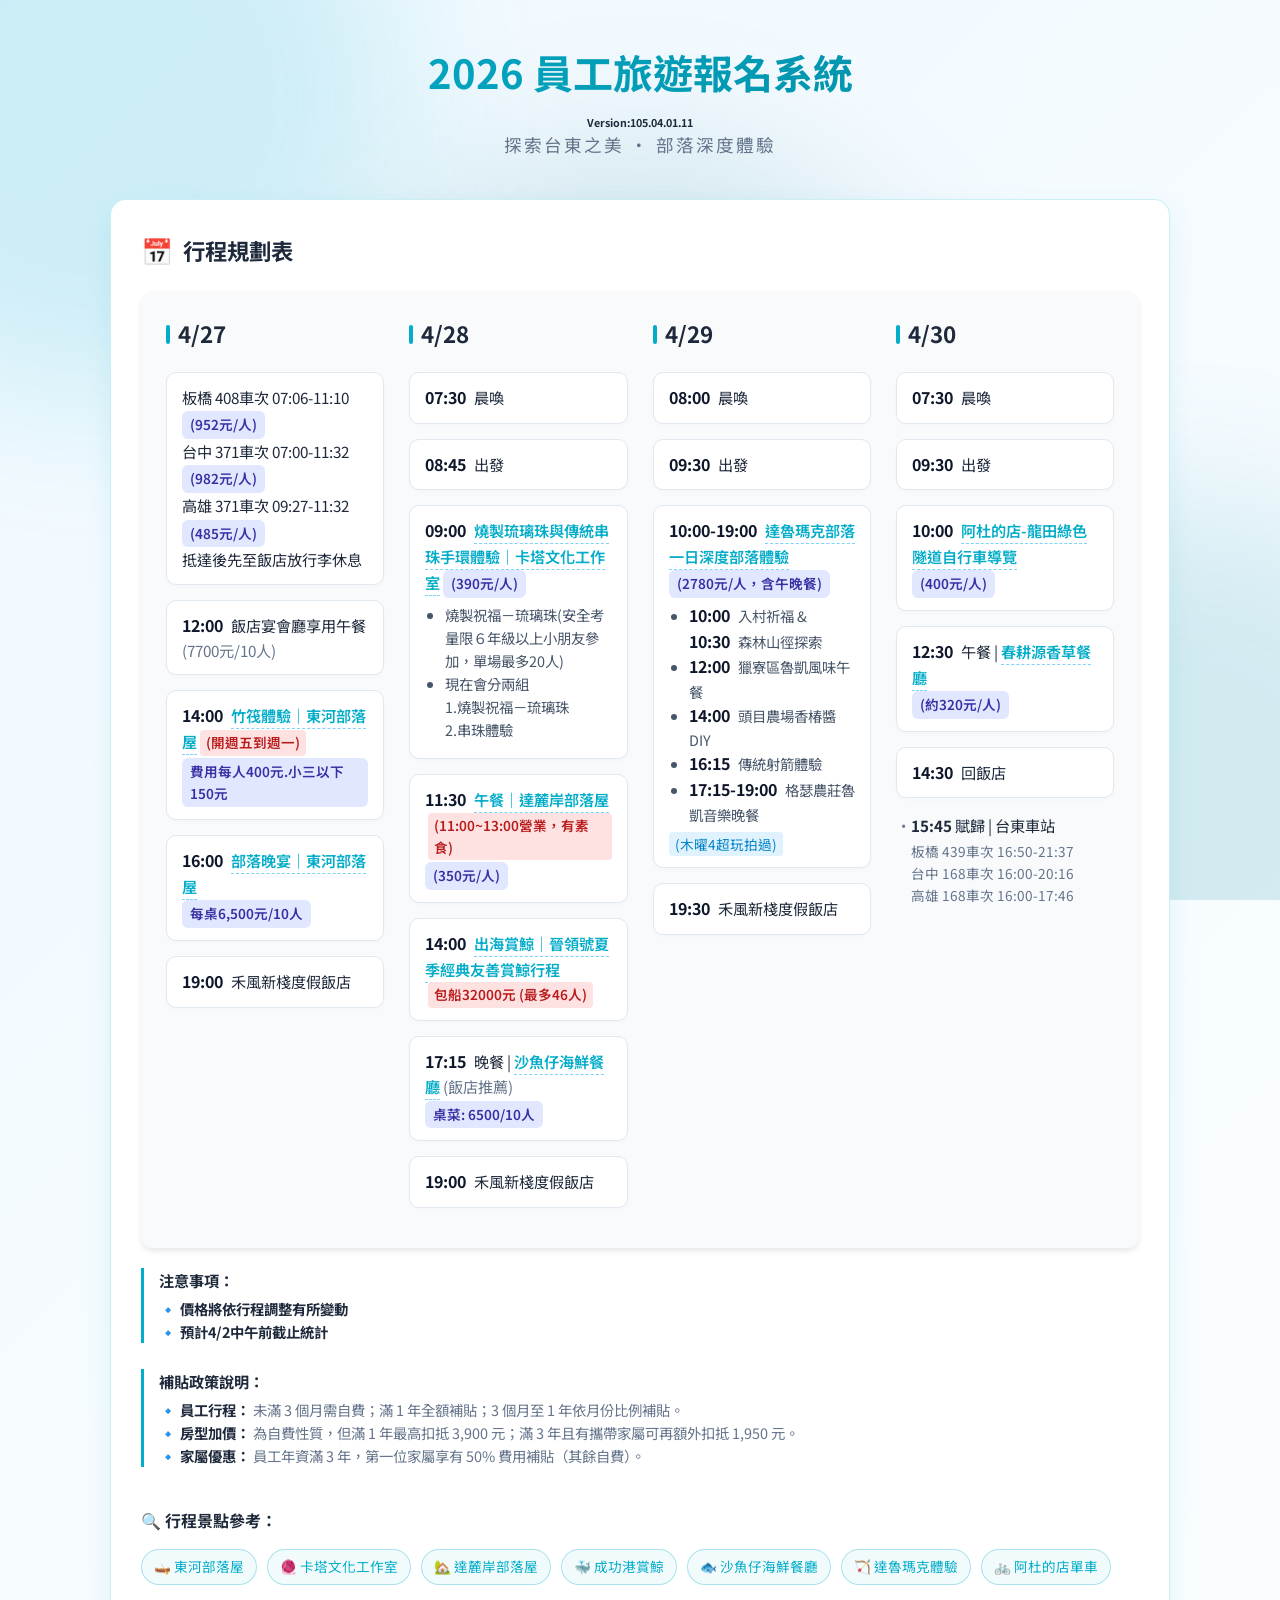
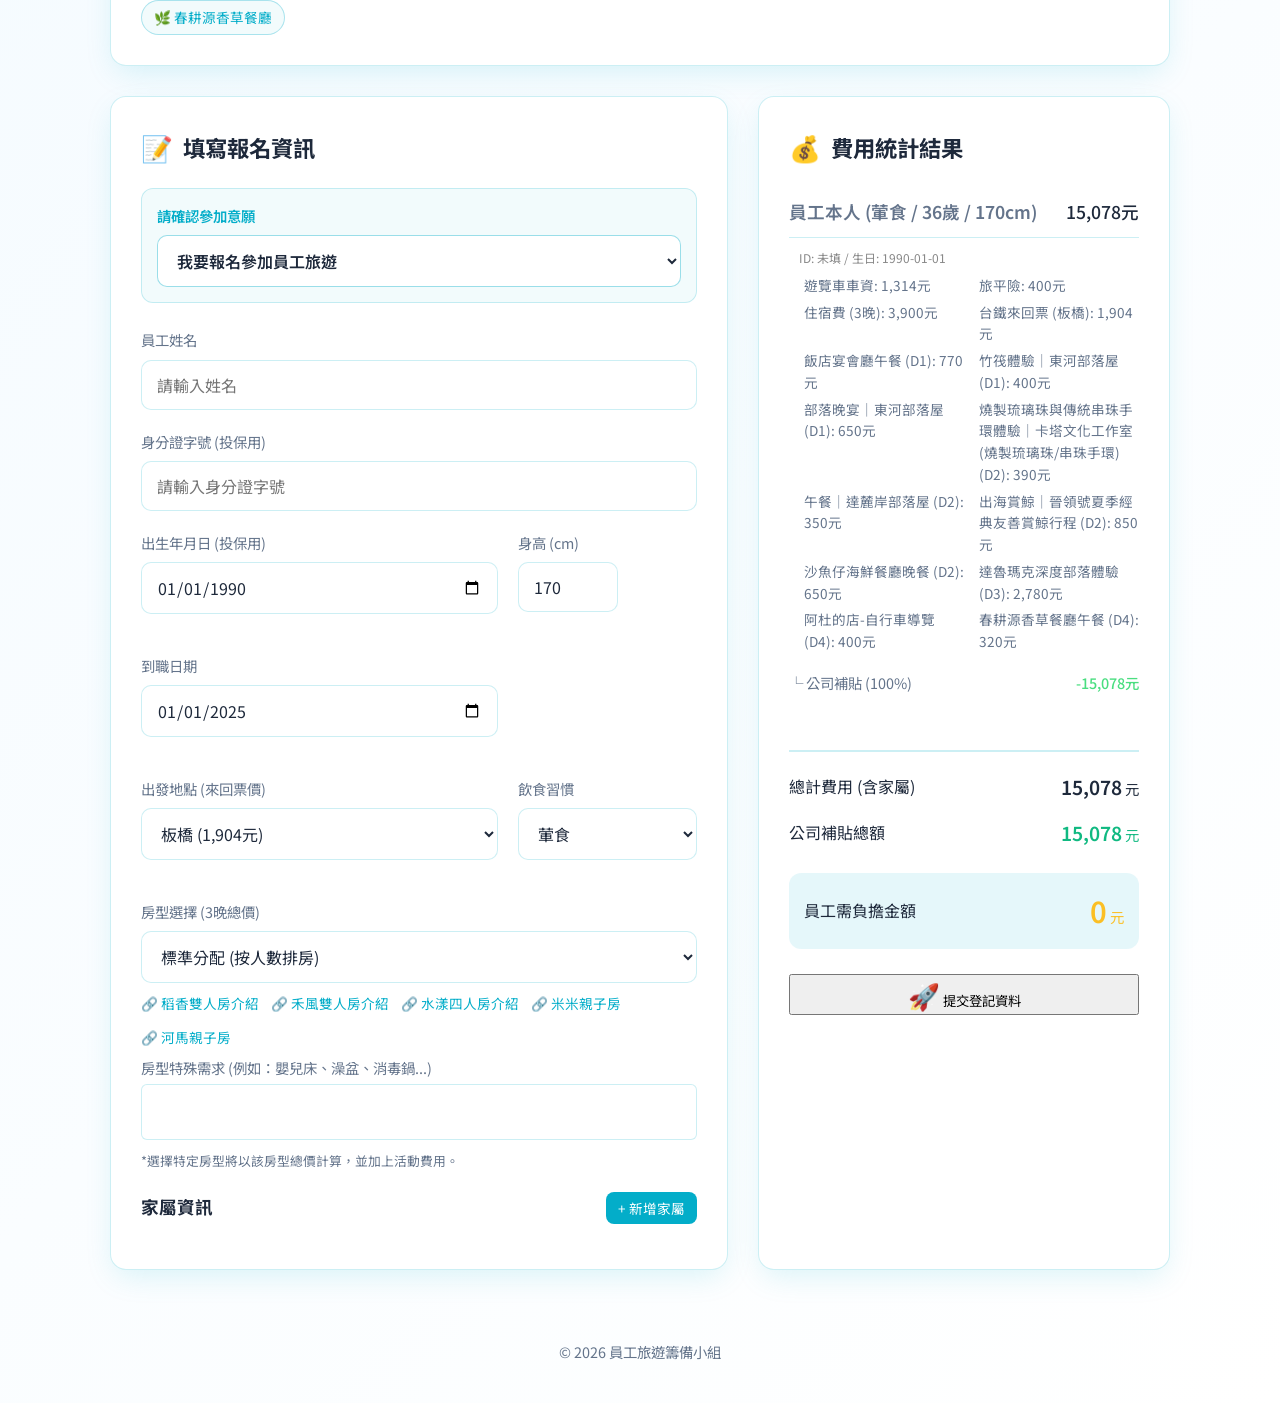
<file: index.html>
<!DOCTYPE html>
<html lang="zh-TW">

<head>
    <meta charset="UTF-8">
    <meta name="viewport" content="width=device-width, initial-scale=1.0">
    <title>2026 員工旅遊報名與費用統計</title>
    <link rel="preconnect" href="https://fonts.googleapis.com">
    <link rel="preconnect" href="https://fonts.gstatic.com" crossorigin>
    <link href="https://fonts.googleapis.com/css2?family=Noto+Sans+TC:wght@300;400;500;700&display=swap"
        rel="stylesheet">
    <link rel="stylesheet" href="style.css">
</head>

<body>
    <div class="background-blobs">
        <div class="blob blob-1"></div>
        <div class="blob blob-2"></div>
        <div class="blob blob-3"></div>
    </div>

    <main class="container">
        <header class="header">
            <h1>2026 員工旅遊報名系統</h1>
            <h6>Version:105.04.01.11</h6>
            <p class="subtitle">探索台東之美 • 部落深度體驗</p>
        </header>

        <section class="itinerary-section card">
            <h2><span class="icon">📅</span> 行程規劃表</h2>
            <div class="itinerary-text-layout">
                <div class="itinerary-grid">
                    <!-- 4/27 -->
                    <div class="day-col">
                        <h4>4/27</h4>
                        <div class="schedule-item">板橋 408車次 07:06-11:10 <span class="price-bg">(952元/人)</span><br>台中
                            371車次 07:00-11:32 <span class="price-bg">(982元/人)</span><br>高雄 371車次 09:27-11:32 <span
                                class="price-bg">(485元/人)</span><br>抵達後先至飯店放行李休息</div>
                        <div class="schedule-item"><strong>12:00</strong> 飯店宴會廳享用午餐 <br><span
                                class="muted">(7700元/10人)</span></div>
                        <div class="schedule-item"><strong>14:00</strong> <a
                                href="https://www.jsimplelife.com/taitung-attractions201203-jamie/" target="_blank"
                                class="sched-link">竹筏體驗｜東河部落屋</a><span class="highlight-red">(開週五到週一)</span><br><span
                                class="price-bg">費用每人400元.小三以下150元</span></div>
                        <div class="schedule-item"><strong>16:00</strong> <a
                                href="https://www.jsimplelife.com/taitung-attractions201203-jamie/" target="_blank"
                                class="sched-link">部落晚宴｜東河部落屋</a><br><span class="price-bg">每桌6,500元/10人</span></div>
                        <div class="schedule-item"><strong>19:00</strong> 禾風新棧度假飯店</div>
                    </div>
                    <!-- 4/28 -->
                    <div class="day-col">
                        <h4>4/28</h4>
                        <div class="schedule-item"><strong>07:30</strong> 晨喚</div>
                        <div class="schedule-item"><strong>08:45</strong> 出發</div>
                        <div class="schedule-item"><strong>09:00</strong>
                            <a href="https://izzychou.com/atabeads/" target="_blank"
                                class="sched-link">燒製琉璃珠與傳統串珠手環體驗｜卡塔文化工作室</a>
                            <span class="price-bg">(390元/人)</span>
                            <ul style="margin: 5px 0 5px 20px; font-size: 0.9rem; color: #475569;">
                                <li>燒製祝福－琉璃珠(安全考量限６年級以上小朋友參加，單場最多20人)</li>
                                <li>現在會分兩組<br>1.燒製祝福－琉璃珠<br>2.串珠體驗</li>
                            </ul>
                        </div>
                        <div class="schedule-item"><strong>11:30</strong> <a href="https://tenjo.tw/dalouang/"
                                target="_blank" class="sched-link">午餐｜達麓岸部落屋</a><br><span
                                class="highlight-red">(11:00~13:00營業，有素食)</span> <span class="price-bg">(350元/人)</span>
                        </div>
                        <div class="schedule-item"><strong>14:00</strong> <a
                                href="https://www.jacreative.com.tw/TravelinChenggong/category_edit.php?id=36&type=2"
                                target="_blank" class="sched-link">出海賞鯨｜晉領號夏季經典友善賞鯨行程</a><br><span
                                class="highlight-red">包船32000元
                                (最多46人)</span></div>
                        <div class="schedule-item"><strong>17:15</strong> 晚餐 | <a href="https://dongwa.tw/babyshark/"
                                target="_blank" class="sched-link">沙魚仔海鮮餐廳</a> <span
                                class="muted">(飯店推薦)</span><br><span class="price-bg">桌菜: 6500/10人</span></div>
                        <div class="schedule-item"><strong>19:00</strong> 禾風新棧度假飯店</div>
                    </div>
                    <!-- 4/29 -->
                    <div class="day-col">
                        <h4>4/29</h4>
                        <div class="schedule-item"><strong>08:00</strong> 晨喚</div>
                        <div class="schedule-item"><strong>09:30</strong> 出發</div>
                        <div class="schedule-item"><strong>10:00-19:00</strong> <a
                                href="https://ilrataromak.com/%e9%81%94%e9%ad%af%e7%91%aa%e5%85%8btaromak%ef%bd%9c%e5%b0%84%e7%ae%ad%e9%ab%94%e9%a9%97%ef%bd%9c%e9%a3%9f%e8%be%b2%e6%95%99%e8%82%b2%ef%bd%9c%e3%84%a7%e6%97%a5%e9%ab%94%e9%a9%97/"
                                target="_blank" class="sched-link">達魯瑪克部落一日深度部落體驗</a><br><span
                                class="price-bg">(2780元/人，含午晚餐)</span><br>
                            <ul style="margin: 5px 0 5px 20px; font-size: 0.9rem; color: #475569;">
                                <li><strong>10:00</strong> 入村祈福 &amp; <strong>10:30</strong> 森林山徑探索</li>
                                <li><strong>12:00</strong> 獵寮區魯凱風味午餐</li>
                                <li><strong>14:00</strong> 頭目農場香椿醬 DIY</li>
                                <li><strong>16:15</strong> 傳統射箭體驗</li>
                                <li><strong>17:15-19:00</strong> 格瑟農莊魯凱音樂晚餐</li>
                            </ul>
                            <span class="sched-tag">(木曜4超玩拍過)</span>
                        </div>
                        <div class="schedule-item"><strong>19:30</strong> 禾風新棧度假飯店</div>
                    </div>
                    <!-- 4/30 -->
                    <div class="day-col">
                        <h4>4/30</h4>
                        <div class="schedule-item"><strong>07:30</strong> 晨喚</div>
                        <div class="schedule-item"><strong>09:30</strong> 出發</div>
                        <div class="schedule-item"><strong>10:00</strong> <a
                                href="https://lyes.tw/adubicycle-%E9%98%BF%E5%BA%A6%E7%9A%84%E5%BA%97/" target="_blank"
                                class="sched-link">阿杜的店-龍田綠色隧道自行車導覽</a> <span class="price-bg">(400元/人)</span></div>
                        <div class="schedule-item"><strong>12:30</strong> 午餐 | <a
                                href="https://www.instagram.com/reel/DTwc8Snkz26/" target="_blank"
                                class="sched-link">春耕源香草餐廳</a><br><span class="price-bg">(約320元/人)</span></div>
                        <div class="schedule-item"><strong>14:30</strong> 回飯店</div>
                        <ul class="schedule-list">
                            <li><strong>15:45</strong> 賦歸 | 台東車站<br>
                                <span class="muted">板橋 439車次 16:50-21:37<br>台中 168車次 16:00-20:16<br>高雄 168車次
                                    16:00-17:46</span>
                            </li>
                        </ul>
                    </div>
                </div>
            </div>
            <div class="itinerary-notes">
                <p><strong>注意事項：</strong></p>
                <ul style="list-style-type: none; padding-left: 0; margin-top: 5px; font-size: 0.9rem;">
                    <li>🔹 <strong>價格將依行程調整有所變動</strong></li>
                    <li>🔹 <strong>預計4/2中午前截止統計</strong></li>
                </ul>
            </div>
            <br>
            <div class="itinerary-notes">
                <p><strong>補貼政策說明：</strong></p>
                <ul style="list-style-type: none; padding-left: 0; margin-top: 5px; font-size: 0.9rem;">
                    <li>🔹 <strong>員工行程：</strong> 未滿 3 個月需自費；滿 1 年全額補貼；3 個月至 1 年依月份比例補貼。</li>
                    <li>🔹 <strong>房型加價：</strong> 為自費性質，但滿 1 年最高扣抵 3,900 元；滿 3 年且有攜帶家屬可再額外扣抵 1,950 元。</li>
                    <li>🔹 <strong>家屬優惠：</strong> 員工年資滿 3 年，第一位家屬享有 50% 費用補貼（其餘自費）。</li>
                </ul>
            </div>
            <div class="itinerary-links"
                style="margin-top: 20px; padding-top: 20px; border-top: 1px solid rgba(255,255,255,0.1);">
                <p style="margin-bottom: 10px;"><strong>🔍 行程景點參考：</strong></p>
                <div style="display: flex; gap: 10px; flex-wrap: wrap;">
                    <a href="https://www.jsimplelife.com/taitung-attractions201203-jamie/" target="_blank"
                        class="link-tag">🛶 東河部落屋</a>
                    <a href="https://izzychou.com/atabeads/" target="_blank" class="link-tag">🧶 卡塔文化工作室</a>
                    <a href="https://tenjo.tw/dalouang/" target="_blank" class="link-tag">🏡 達麓岸部落屋</a>
                    <a href="https://www.jacreative.com.tw/TravelinChenggong/category_edit.php?id=36&type=2"
                        target="_blank" class="link-tag">🐳 成功港賞鯨</a>
                    <a href="https://dongwa.tw/babyshark/" target="_blank" class="link-tag">🐟 沙魚仔海鮮餐廳</a>
                    <a href="https://ilrataromak.com/%e9%81%94%e9%ad%af%e7%91%aa%e5%85%8btaromak%ef%bd%9c%e5%b0%84%e7%ae%ad%e9%ab%94%e9%a9%97%ef%bd%9c%e9%a3%9f%e8%be%b2%e6%95%99%e8%82%b2%ef%bd%9c%e3%84%a7%e6%97%a5%e9%ab%94%e9%a9%97/"
                        target="_blank" class="link-tag">🏹 達魯瑪克體驗</a>
                    <a href="https://lyes.tw/adubicycle-%E9%98%BF%E5%BA%A6%E7%9A%84%E5%BA%97/" target="_blank"
                        class="link-tag">🚲 阿杜的店單車</a>
                    <a href="https://www.instagram.com/reel/DTwc8Snkz26/" target="_blank" class="link-tag">🌿
                        春耕源香草餐廳</a>
                </div>
            </div>
            </div>
        </section>

        <div class="grid-layout">
            <section class="form-section card">
                <h2><span class="icon">📝</span> 填寫報名資訊</h2>
                <form id="registrationForm">
                    <div class="form-group"
                        style="background: rgba(3, 173, 201, 0.05); padding: 15px; border-radius: 12px; margin-bottom: 25px; border: 1px solid rgba(3, 173, 201, 0.2);">
                        <label for="participationStatus" style="font-weight: 600; color: #03adc9;">請確認參加意願</label>
                        <select id="participationStatus"
                            style="border-color: rgba(3, 173, 201, 0.4); font-weight: 600;">
                            <option value="participate">我要報名參加員工旅遊</option>
                            <option value="work">不參加此次員工旅遊，選擇上班</option>
                        </select>
                    </div>

                    <div class="form-group">
                        <label for="empName">員工姓名</label>
                        <input type="text" id="empName" placeholder="請輸入姓名" required>
                    </div>

                    <div id="travelDetails">
                        <div class="form-group">
                            <label for="empID">身分證字號 (投保用)</label>
                            <input type="text" id="empID" placeholder="請輸入身分證字號" required>
                        </div>

                        <div class="form-row">
                            <div class="form-group">
                                <label for="empBirthday">出生年月日 (投保用)</label>
                                <input type="date" id="empBirthday" value="1990-01-01" required>
                            </div>
                            <div class="form-group" style="max-width: 100px;">
                                <label for="empHeight">身高 (cm)</label>
                                <input type="number" id="empHeight" value="170" required>
                            </div>
                            <div class="form-group">
                                <label for="joinDate">到職日期</label>
                                <input type="date" id="joinDate" value="2025-01-01" required>
                            </div>
                        </div>

                        <div class="form-row">
                            <div class="form-group">
                                <label for="departure">出發地點 (來回票價)</label>
                                <select id="departure">
                                    <option value="板橋">板橋 (1,904元)</option>
                                    <option value="台中">台中 (1,964元)</option>
                                    <option value="高雄">高雄 (970元)</option>
                                </select>
                            </div>
                            <div class="form-group">
                                <label for="empDiet">飲食習慣</label>
                                <select id="empDiet">
                                    <option value="葷食">葷食 </option>
                                    <option value="素食">素食 </option>
                                </select>
                            </div>
                        </div>

                        <div class="form-group">
                            <label for="roomType">房型選擇 (3晚總價)</label>
                            <select id="roomType">
                                <option value="標準分配">標準分配 (按人數排房)</option>
                                <option value="稻香雙人房">稻香雙人房 (+7,800元/3天)</option>
                                <option value="禾風雙人房">禾風雙人房(有浴缸) (+8,416元/3天)</option>
                                <option value="水漾四人房">水漾四人房 (+11,400元/3天)</option>
                                <option value="米米親子房">米米親子房 (+15,900元/3天)</option>
                                <option value="河馬親子房">河馬親子房(有浴缸) (+16,800元/3天)</option>
                            </select>
                            <div class="room-info" style="margin-top: 10px; font-size: 0.85rem;">
                                <div style="display: flex; gap: 12px; flex-wrap: wrap; margin-bottom: 8px;">
                                    <a href="https://www.rice-hotel.com/room/double/standard-twin/" target="_blank"
                                        style="color: #03adc9; text-decoration: none;">🔗 稻香雙人房介紹</a>
                                    <a href="https://www.rice-hotel.com/room/double/standard-double/" target="_blank"
                                        style="color: #03adc9; text-decoration: none;">🔗 禾風雙人房介紹</a>
                                    <a href="https://www.rice-hotel.com/room/quad/standard-quad/" target="_blank"
                                        style="color: #03adc9; text-decoration: none;">🔗 水漾四人房介紹</a>
                                    <a href="https://www.rice-hotel.com/room/quad/family-mimi/" target="_blank"
                                        style="color: #03adc9; text-decoration: none;">🔗 米米親子房</a>
                                    <a href="https://www.rice-hotel.com/room/quad/family-hippo/" target="_blank"
                                        style="color: #03adc9; text-decoration: none;">🔗 河馬親子房</a>
                                </div>
                                <label for="roomNote" style="display: block; margin-bottom: 5px;">房型特殊需求
                                    (例如：嬰兒床、澡盆、消毒鍋...)</label>
                                <textarea id="roomNote" rows="2"
                                    style="width: 100%; border-radius: 6px; background: #ffffff; border: 1px solid rgba(3, 173, 201, 0.2); color: #1e293b; padding: 8px; font-family: inherit; resize: none;"></textarea>
                            </div>
                            <small class="note">*選擇特定房型將以該房型總價計算，並加上活動費用。</small>
                        </div>

                        <div class="family-section">
                            <h3>家屬資訊 <button type="button" id="addFamilyBtn" class="btn-secondary">+ 新增家屬</button></h3>
                            <div id="familyList">
                                <!-- 家屬清單動態生成 -->
                            </div>
                        </div>
                    </div>
                </form>
            </section>

            <section class="summary-section card">
                <h2><span class="icon">💰</span> 費用統計結果</h2>
                <div class="summary-content" id="summaryContent">
                    <div class="empty-state">請填寫左側表單計算費用</div>
                </div>
                <div class="total-bar" id="totalBar" style="display: none;">
                    <div class="total-item">
                        <span>總計費用 (含家屬)</span>
                        <span class="price" id="totalPrice">0</span>
                    </div>
                    <div class="total-item subsidy">
                        <span>公司補貼總額</span>
                        <span class="price" id="totalSubsidy">0</span>
                    </div>
                    <div class="total-item final">
                        <span>員工需負擔金額</span>
                        <span class="price highlight" id="empFinalPay">0</span>
                    </div>
                </div>
                <button type="button" id="submitBtn" class="btn-primary"
                    style="margin-top: 25px; width: 100%; display: none;">
                    <span class="icon">🚀</span> 提交登記資料
                </button>
            </section>
        </div>

        <footer class="footer">
            <p>&copy; 2026 員工旅遊籌備小組</p>
        </footer>
    </main>

    <script src="script.js"></script>
</body>

</html>
</file>
<file: style.css>
:root {
    --primary-color: #03adc9;
    --secondary-color: #028ca4;
    --accent-color: #016f84;
    --bg-gradient: linear-gradient(135deg, #f0f9ff 0%, #ffffff 100%);
    --card-bg: #ffffff;
    --card-border: rgba(3, 173, 201, 0.2);
    --text-color: #1e293b;
    --text-muted: #64748b;
    --glass-blur: blur(0px); /* 亮色系通常不需重度高斯模糊 */
    --radius: 16px;
    --shadow: 0 10px 30px -5px rgba(3, 173, 201, 0.15);
}

* {
    margin: 0;
    padding: 0;
    box-sizing: border-box;
    font-family: 'Noto Sans TC', sans-serif;
}

body {
    background: var(--bg-gradient);
    color: var(--text-color);
    min-height: 100vh;
    overflow-x: hidden;
    line-height: 1.6;
}

.f-name {
    width: 100%;
}

.f-birthday {
    flex: 1;
}

/* Background Blobs */
.background-blobs {
    position: fixed;
    top: 0;
    left: 0;
    right: 0;
    bottom: 0;
    z-index: -1;
    overflow: hidden;
}

.blob {
    position: absolute;
    width: 600px;
    height: 600px;
    background: var(--primary-color);
    filter: blur(80px);
    opacity: 0.15;
    border-radius: 50%;
    animation: move 20s infinite alternate;
}

.blob-1 {
    top: -200px;
    left: -200px;
    background: var(--primary-color);
}

.blob-2 {
    bottom: -200px;
    right: -200px;
    background: var(--secondary-color);
    animation-delay: -5s;
}

.blob-3 {
    top: 50%;
    left: 50%;
    transform: translate(-50%, -50%);
    background: var(--accent-color);
    animation-delay: -10s;
}

@keyframes move {
    0% {
        transform: translate(0, 0) scale(1);
    }

    100% {
        transform: translate(100px, 50px) scale(1.1);
    }
}

.container {
    max-width: 1100px;
    margin: 0 auto;
    padding: 40px 20px;
}

.header {
    text-align: center;
    margin-bottom: 40px;
}

h1 {
    font-size: 2.5rem;
    font-weight: 700;
    background: linear-gradient(to right, #03adc9, #028ca4);
    -webkit-background-clip: text;
    background-clip: text;
    -webkit-text-fill-color: transparent;
    margin-bottom: 10px;
}

.subtitle {
    color: var(--text-muted);
    font-size: 1.1rem;
    letter-spacing: 2px;
}

.card {
    background: var(--card-bg);
    backdrop-filter: var(--glass-blur);
    border: 1px solid var(--card-border);
    border-radius: var(--radius);
    padding: 30px;
    margin-bottom: 30px;
    box-shadow: var(--shadow);
}

h2 {
    font-size: 1.4rem;
    margin-bottom: 20px;
    display: flex;
    align-items: center;
    gap: 10px;
}

h3 {
    font-size: 1.1rem;
    margin: 20px 0 15px;
    display: flex;
    justify-content: space-between;
    align-items: center;
}

.icon {
    font-size: 1.6rem;
}

/* Itinerary */
.itinerary-image-container {
    width: 100%;
    border-radius: 12px;
    overflow: hidden;
    margin-bottom: 20px;
    background: rgba(0, 0, 0, 0.2);
}

.itinerary-img {
    width: 100%;
    display: block;
    transition: transform 0.3s ease;
}

.itinerary-img:hover {
    transform: scale(1.02);
}

.itinerary-notes {
    font-size: 0.95rem;
    color: var(--text-muted);
    border-left: 3px solid var(--primary-color);
    padding-left: 15px;
}

.itinerary-notes strong {
    color: var(--text-color);
}

/* Form Styles */
.grid-layout {
    display: grid;
    grid-template-columns: 1.5fr 1fr;
    gap: 30px;
}

@media (max-width: 850px) {
    .grid-layout {
        grid-template-columns: 1fr;
    }
}

.form-group {
    margin-bottom: 20px;
}

label {
    display: block;
    font-size: 0.9rem;
    color: var(--text-muted);
    margin-bottom: 8px;
}

input,
select {
    width: 100%;
    padding: 12px 15px;
    background: #ffffff;
    border: 1px solid var(--card-border);
    border-radius: 10px;
    color: var(--text-color);
    font-size: 1rem;
    transition: all 0.3s ease;
}

input:focus,
select:focus {
    outline: none;
    border-color: var(--primary-color);
    box-shadow: 0 0 0 2px rgba(3, 173, 201, 0.2);
    background: #f8fafc;
}

.note {
    font-size: 0.8rem;
    color: var(--text-muted);
    margin-top: 5px;
    display: block;
}

.btn-secondary {
    background: var(--primary-color);
    color: white;
    border: none;
    padding: 6px 12px;
    border-radius: 8px;
    cursor: pointer;
    font-size: 0.85rem;
    transition: opacity 0.2s;
}

.btn-secondary:hover {
    opacity: 0.9;
}

.btn-danger {
    background: rgba(239, 68, 68, 0.2);
    color: #f87171;
    border: 1px solid rgba(239, 68, 68, 0.3);
    padding: 5px 10px;
    border-radius: 6px;
    cursor: pointer;
    font-size: 0.8rem;
}

/* Family List */
.family-item {
    background: #f8fafc;
    border: 1px solid var(--card-border);
    border-radius: 12px;
    padding: 15px;
    margin-bottom: 20px;
    display: block; /* 改為 block，由內部 DIV 個別處理 Grid */
    animation: slideIn 0.3s ease-out;
}

@keyframes slideIn {
    from {
        opacity: 0;
        transform: translateY(10px);
    }

    to {
        opacity: 1;
        transform: translateY(0);
    }
}

.form-row {
    display: grid;
    grid-template-columns: 2fr 1fr;
    gap: 20px;
    margin-bottom: 20px;
}

.input-unit {
    position: relative;
    display: flex;
    align-items: center;
    width: 100%;
}

.input-unit span {
    position: absolute;
    right: 12px;
    font-size: 0.9rem;
    color: var(--text-muted);
    pointer-events: none;
}

.input-unit input {
    padding-right: 40px;
    text-align: left;
}

.empty-state {
    text-align: center;
    color: var(--text-muted);
    padding: 40px 0;
    font-style: italic;
}

.summary-item {
    display: flex;
    justify-content: space-between;
    padding: 10px 0;
    border-bottom: 1px solid var(--card-border);
}

.summary-item:last-child {
    border-bottom: none;
}

.summary-item .label {
    color: var(--text-muted);
}

.summary-item .value {
    font-weight: 500;
}

.total-bar {
    border-top: 2px solid var(--card-border);
    padding-top: 20px;
    display: flex;
    flex-direction: column;
    gap: 15px;
}

.total-item {
    display: flex;
    justify-content: space-between;
    align-items: center;
}

.price {
    font-size: 1.2rem;
    font-weight: 600;
}

.price::after {
    content: ' 元';
    font-size: 0.9rem;
    font-weight: 400;
}

.total-item.subsidy .price {
    color: #10b981;
}

.total-item.final {
    background: rgba(3, 173, 201, 0.1);
    padding: 15px;
    border-radius: 12px;
    margin-top: 10px;
}

.summary-group {
    margin-bottom: 25px;
    border-bottom: 1px solid rgba(255, 255, 255, 0.1);
    padding-bottom: 20px;
}

.main-line {
    font-weight: 600;
    font-size: 1.1rem;
    margin-bottom: 10px;
}

.details-list {
    font-size: 0.85rem;
    color: var(--text-muted);
    padding-left: 15px;
    margin: 8px 0;
    display: grid;
    grid-template-columns: 1fr 1fr;
    gap: 5px 15px;
}

.subsidy-line {
    font-size: 0.9rem;
    color: #4ade80;
    padding-top: 10px !important;
    border: none !important;
}

.highlight {
    color: #fbbf24;
    font-size: 1.8rem !important;
}

.footer {
    text-align: center;
    color: var(--text-muted);
    font-size: 0.9rem;
    margin-top: 40px;
}

.link-tag {
    display: inline-block;
    padding: 6px 12px;
    background: rgba(3, 173, 201, 0.05);
    border: 1px solid rgba(3, 173, 201, 0.3);
    border-radius: 20px;
    color: #03adc9;
    text-decoration: none;
    font-size: 0.85rem;
    transition: all 0.3s ease;
    margin-top: 5px;
}

.link-tag:hover {
    background: rgba(3, 173, 201, 0.15);
    border-color: var(--primary-color);
    transform: translateY(-2px);
    color: #028ca4;
}

/* Itinerary Text Layout */
.itinerary-text-layout {
    background: #f8fafc;
    color: #1e293b;
    border-radius: 12px;
    padding: 25px;
    margin-bottom: 20px;
    box-shadow: 0 4px 6px -1px rgba(0, 0, 0, 0.1);
}

.itinerary-title {
    font-size: 1.5rem;
    font-weight: 700;
    margin-bottom: 20px;
    color: #0f172a;
    border-bottom: 2px solid #e2e8f0;
    padding-bottom: 10px;
}

.itinerary-grid {
    display: grid;
    grid-template-columns: repeat(4, 1fr);
    gap: 25px;
}

.day-col h4 {
    font-size: 1.4rem;
    margin-bottom: 20px;
    color: #1e293b;
    font-weight: 700;
    display: flex;
    align-items: center;
    gap: 8px;
}

.day-col h4::before {
    content: '';
    display: inline-block;
    width: 4px;
    height: 1.2rem;
    background: var(--primary-color);
    border-radius: 2px;
}

.schedule-item {
    font-size: 0.95rem;
    margin-bottom: 15px;
    line-height: 1.6;
    background: #ffffff;
    border: 1px solid #e2e8f0;
    border-radius: 10px;
    padding: 12px 15px;
    box-shadow: 0 2px 4px rgba(0,0,0,0.02);
    transition: transform 0.2s, box-shadow 0.2s;
}

.schedule-item:hover {
    transform: translateY(-2px);
    box-shadow: 0 4px 6px rgba(0,0,0,0.05);
}

.schedule-item strong {
    color: #0f172a;
    font-size: 1.0rem;
    margin-right: 5px;
}

.schedule-item span.price-bg {
    background: #e0e7ff;
    padding: 3px 8px;
    border-radius: 6px;
    color: #3730a3;
    font-weight: 600;
    font-size: 0.85rem;
    display: inline-block;
    margin-top: 2px;
}

.schedule-item span.highlight-red {
    background: #fee2e2;
    color: #b91c1c;
    padding: 2px 6px;
    border-radius: 4px;
    font-weight: 600;
    font-size: 0.85rem;
    margin-left: 3px;
    display: inline-block;
}

.schedule-item span.muted {
    color: #64748b;
}

.schedule-item .sched-tag {
    color: #0284c7;
    font-size: 0.85rem;
    background: #e0f2fe;
    padding: 2px 6px;
    border-radius: 4px;
}

.sched-link {
    color: #03adc9;
    text-decoration: none;
    font-weight: 600;
    border-bottom: 1px dashed #7dd3fc;
    padding-bottom: 2px;
    transition: all 0.2s ease;
}

.sched-link:hover {
    color: #028ca4;
    border-bottom-style: solid;
    border-bottom-color: #028ca4;
}

.schedule-list {
    list-style-type: none;
    padding-left: 0;
    font-size: 0.95rem;
}

.schedule-list li {
    margin-bottom: 10px;
    position: relative;
    padding-left: 15px;
}

.schedule-list li::before {
    content: "•";
    position: absolute;
    left: 0;
    color: #64748b;
}

.schedule-list span.muted {
    color: #64748b;
    font-size: 0.85rem;
    display: block;
    margin-top: 4px;
}

@media (max-width: 1024px) {
    .itinerary-grid {
        grid-template-columns: repeat(2, 1fr);
    }
}

@media (max-width: 640px) {
    .itinerary-grid {
        grid-template-columns: 1fr;
    }
}

/* Family Form Grids (Responsive) */
.family-grid-top {
    display: grid;
    grid-template-columns: 1fr 1.5fr 1.5fr;
    gap: 15px;
    margin-bottom: 15px;
}

.family-grid-bottom {
    display: grid;
    grid-template-columns: 1fr 1fr 1fr;
    gap: 15px;
    align-items: flex-end;
}

@media (max-width: 650px) {
    .family-grid-top, .family-grid-bottom {
        grid-template-columns: 1fr;
        gap: 12px;
    }
    
    .family-grid-bottom button {
        margin-top: 5px;
    }
}
</file>
